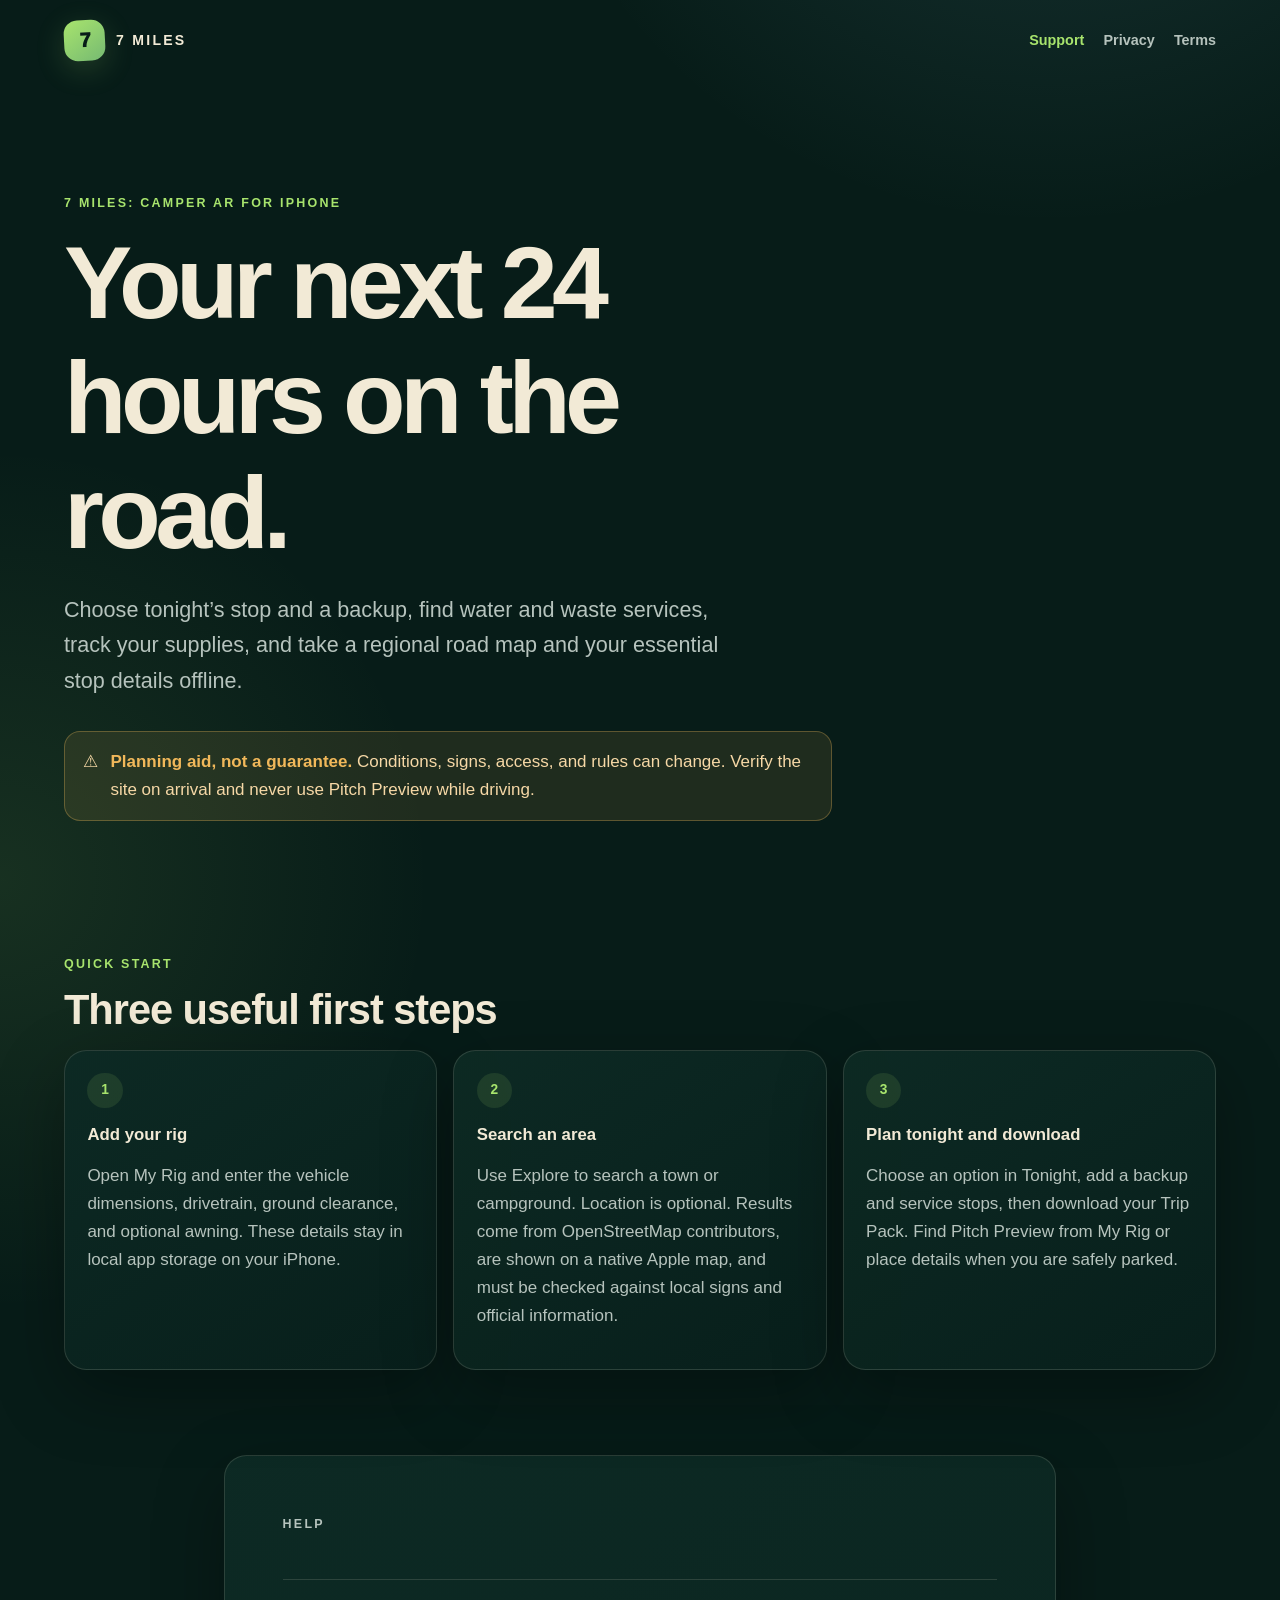
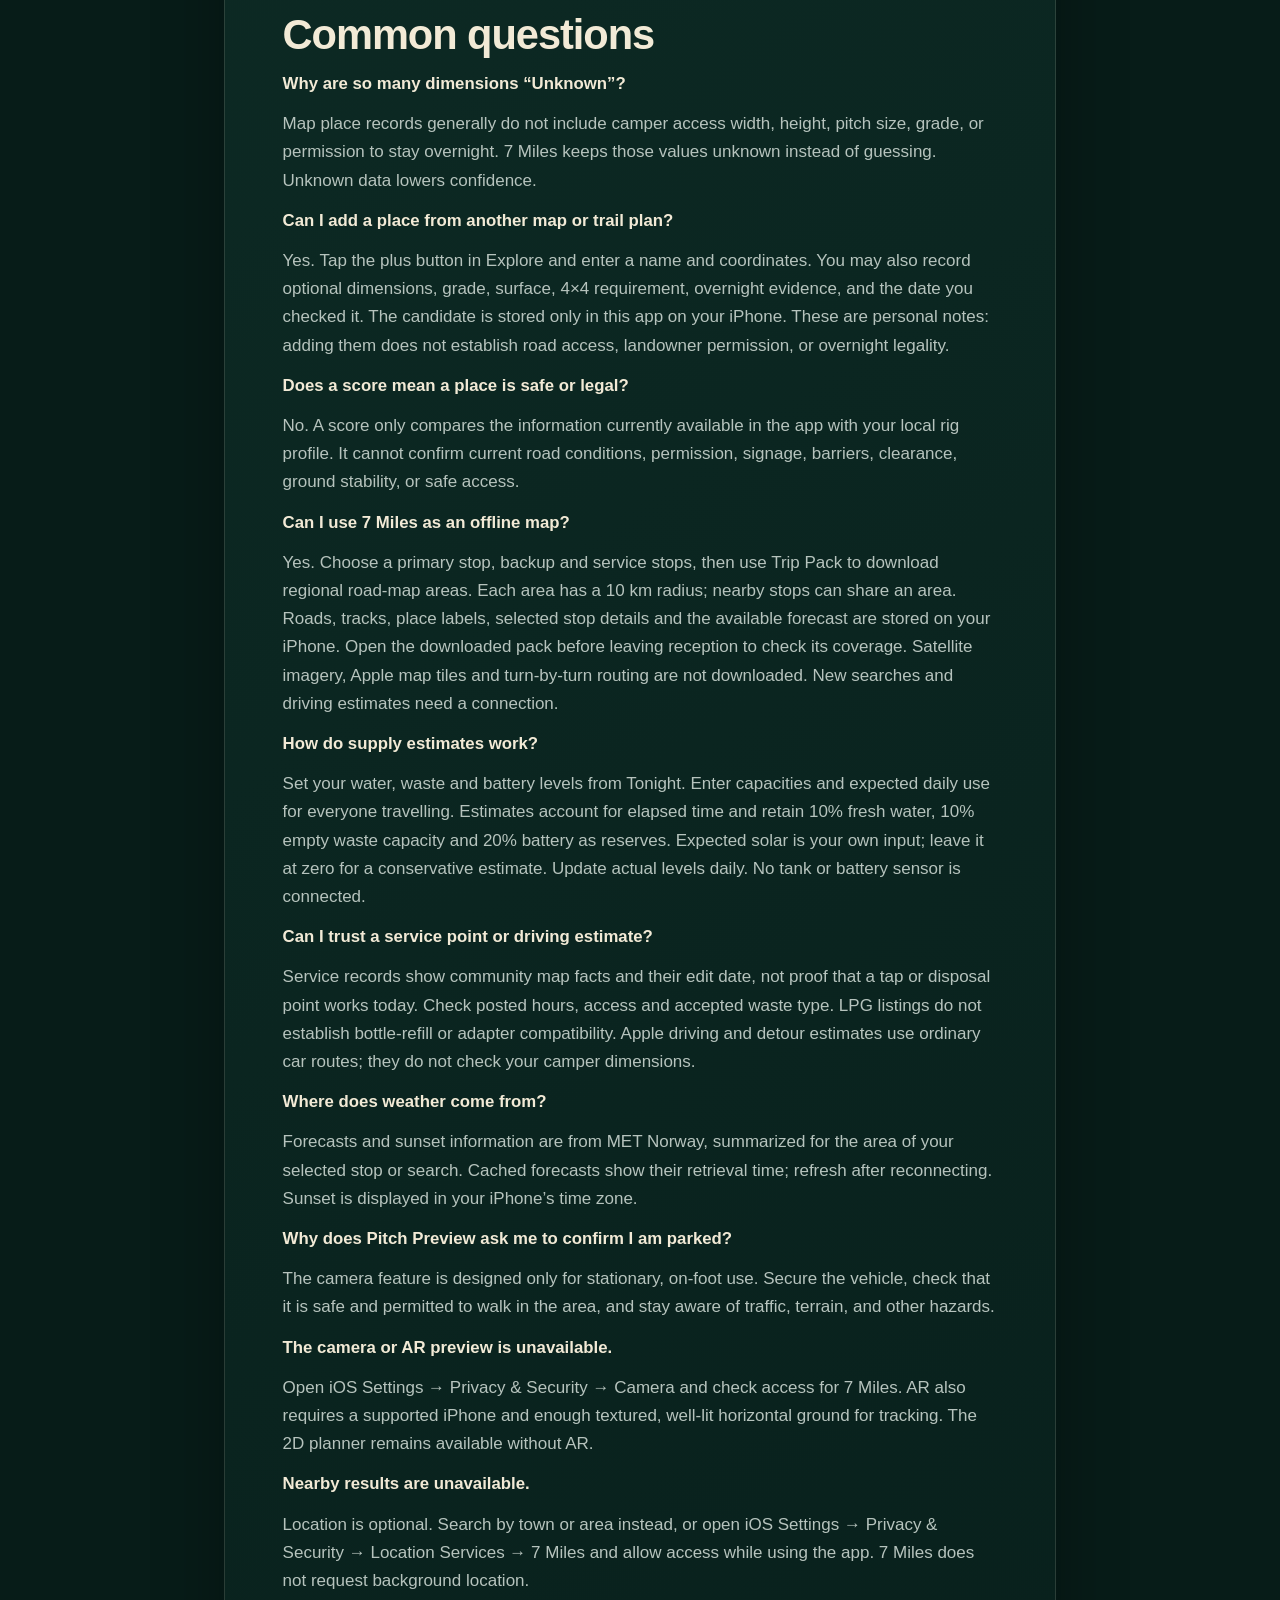
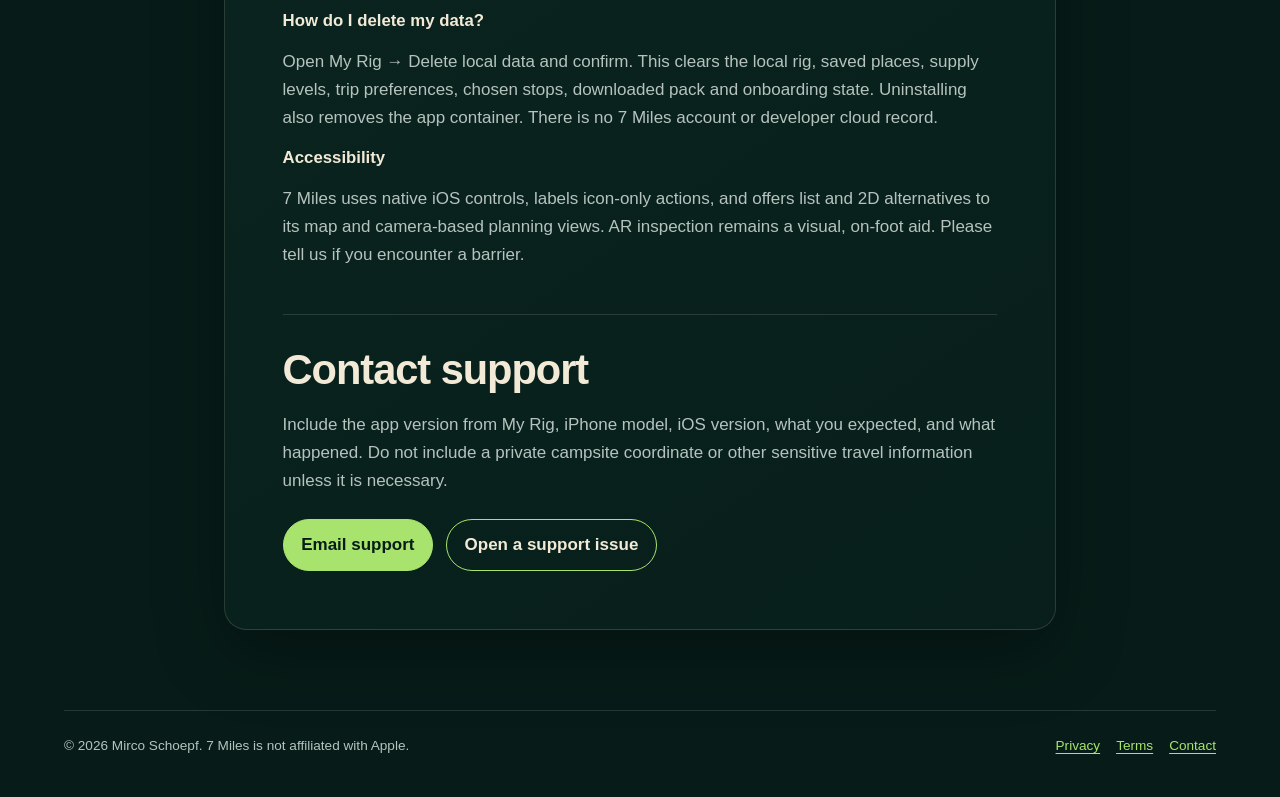
<file: index.html>
<!doctype html>
<html lang="en">
<head>
  <meta charset="utf-8">
  <meta name="viewport" content="width=device-width, initial-scale=1">
  <meta name="description" content="Support for 7 Miles: Camper AR, a private camper pitch-planning companion for iPhone.">
  <meta name="theme-color" content="#071c18">
  <title>7 Miles Support</title>
  <link rel="stylesheet" href="styles.css">
</head>
<body>
  <a class="skip-link" href="#content">Skip to content</a>
  <header class="site-header">
    <a class="brand" href="./" aria-label="7 Miles support home">
      <span class="mark" aria-hidden="true">7</span>
      <span>7 MILES</span>
    </a>
    <nav aria-label="Primary">
      <ul>
        <li><a href="./" aria-current="page">Support</a></li>
        <li><a href="privacy/">Privacy</a></li>
        <li><a href="terms/">Terms</a></li>
      </ul>
    </nav>
  </header>

  <main id="content">
    <section class="hero">
      <p class="eyebrow">7 Miles: Camper AR for iPhone</p>
      <h1>Your next 24 hours on the road.</h1>
      <p class="lede">Choose tonight’s stop and a backup, find water and waste
        services, track your supplies, and take a regional road map and your
        essential stop details offline.</p>
      <div class="notice" role="note">
        <span aria-hidden="true">⚠︎</span>
        <div><strong>Planning aid, not a guarantee.</strong> Conditions, signs,
          access, and rules can change. Verify the site on arrival and never use
          Pitch Preview while driving.</div>
      </div>
    </section>

    <section class="section" aria-labelledby="start-title">
      <p class="eyebrow">Quick start</p>
      <h2 id="start-title">Three useful first steps</h2>
      <div class="grid">
        <article class="card">
          <span class="number" aria-hidden="true">1</span>
          <h3>Add your rig</h3>
          <p>Open My Rig and enter the vehicle dimensions, drivetrain, ground
            clearance, and optional awning. These details stay in local app
            storage on your iPhone.</p>
        </article>
        <article class="card">
          <span class="number" aria-hidden="true">2</span>
          <h3>Search an area</h3>
          <p>Use Explore to search a town or campground. Location is optional.
            Results come from OpenStreetMap contributors, are shown on a native
            Apple map, and must be checked against local signs
            and official information.</p>
        </article>
        <article class="card">
          <span class="number" aria-hidden="true">3</span>
          <h3>Plan tonight and download</h3>
          <p>Choose an option in Tonight, add a backup and service stops, then
            download your Trip Pack. Find Pitch Preview from My Rig or place
            details when you are safely parked.</p>
        </article>
      </div>
    </section>

    <section class="document" aria-labelledby="help-title">
      <p class="eyebrow">Help</p>
      <h2 id="help-title">Common questions</h2>

      <h3>Why are so many dimensions “Unknown”?</h3>
      <p>Map place records generally do not include camper access width,
        height, pitch size, grade, or permission to stay overnight. 7 Miles keeps
        those values unknown instead of guessing. Unknown data lowers confidence.</p>

      <h3>Can I add a place from another map or trail plan?</h3>
      <p>Yes. Tap the plus button in Explore and enter a name and coordinates.
        You may also record optional dimensions, grade, surface, 4×4 requirement,
        overnight evidence, and the date you checked it. The candidate is stored
        only in this app on your iPhone. These are personal notes: adding them does
        not establish road access, landowner permission, or overnight legality.</p>

      <h3>Does a score mean a place is safe or legal?</h3>
      <p>No. A score only compares the information currently available in the app
        with your local rig profile. It cannot confirm current road conditions,
        permission, signage, barriers, clearance, ground stability, or safe access.</p>

      <h3>Can I use 7 Miles as an offline map?</h3>
      <p>Yes. Choose a primary stop, backup and service stops, then use Trip Pack
        to download regional road-map areas. Each area has a 10 km radius;
        nearby stops can share an area. Roads, tracks, place labels, selected
        stop details and the available forecast are stored on your iPhone.
        Open the downloaded pack before leaving reception to check its coverage.
        Satellite imagery, Apple map tiles and turn-by-turn routing are not
        downloaded. New searches and driving estimates need a connection.</p>

      <h3>How do supply estimates work?</h3>
      <p>Set your water, waste and battery levels from Tonight. Enter capacities
        and expected daily use for everyone travelling. Estimates account for
        elapsed time and retain 10% fresh water, 10% empty waste capacity and
        20% battery as reserves. Expected solar is your own input; leave it at
        zero for a conservative estimate. Update actual levels daily. No tank
        or battery sensor is connected.</p>

      <h3>Can I trust a service point or driving estimate?</h3>
      <p>Service records show community map facts and their edit date, not proof
        that a tap or disposal point works today. Check posted hours, access and
        accepted waste type. LPG listings do not establish bottle-refill or
        adapter compatibility. Apple driving and detour estimates use ordinary
        car routes; they do not check your camper dimensions.</p>

      <h3>Where does weather come from?</h3>
      <p>Forecasts and sunset information are from MET Norway, summarized for
        the area of your selected stop or search. Cached forecasts show their
        retrieval time; refresh after reconnecting. Sunset is displayed in your
        iPhone’s time zone.</p>

      <h3>Why does Pitch Preview ask me to confirm I am parked?</h3>
      <p>The camera feature is designed only for stationary, on-foot use. Secure
        the vehicle, check that it is safe and permitted to walk in the area, and
        stay aware of traffic, terrain, and other hazards.</p>

      <h3>The camera or AR preview is unavailable.</h3>
      <p>Open iOS Settings → Privacy &amp; Security → Camera and check access for
        7 Miles. AR also requires a supported iPhone and enough textured,
        well-lit horizontal ground for tracking. The 2D planner remains available
        without AR.</p>

      <h3>Nearby results are unavailable.</h3>
      <p>Location is optional. Search by town or area instead, or open iOS Settings
        → Privacy &amp; Security → Location Services → 7 Miles and allow access while
        using the app. 7 Miles does not request background location.</p>

      <h3>How do I delete my data?</h3>
      <p>Open My Rig → Delete local data and confirm. This clears the local rig,
        saved places, supply levels, trip preferences, chosen stops, downloaded
        pack and onboarding state. Uninstalling also removes the app
        container. There is no 7 Miles account or developer cloud record.</p>

      <h3>Accessibility</h3>
      <p>7 Miles uses native iOS controls, labels icon-only actions, and offers
        list and 2D alternatives to its map and camera-based planning views. AR
        inspection remains a visual, on-foot aid. Please tell us if you encounter
        a barrier.</p>

      <h2>Contact support</h2>
      <p>Include the app version from My Rig, iPhone model, iOS version, what you
        expected, and what happened. Do not include a private campsite coordinate
        or other sensitive travel information unless it is necessary.</p>
      <div class="button-row">
        <a class="button" href="mailto:socrim2026@gmail.com?subject=7%20Miles%20Support">Email support</a>
        <a class="button secondary" href="https://github.com/socrim2026-ops/7-miles-support/issues/new">Open a support issue</a>
      </div>
    </section>
  </main>

  <footer class="site-footer">
    <p>© 2026 Mirco Schoepf. 7 Miles is not affiliated with Apple.</p>
    <div>
      <a href="privacy/">Privacy</a>
      <a href="terms/">Terms</a>
      <a href="mailto:socrim2026@gmail.com?subject=7%20Miles%20Support">Contact</a>
    </div>
  </footer>
</body>
</html>
</file>
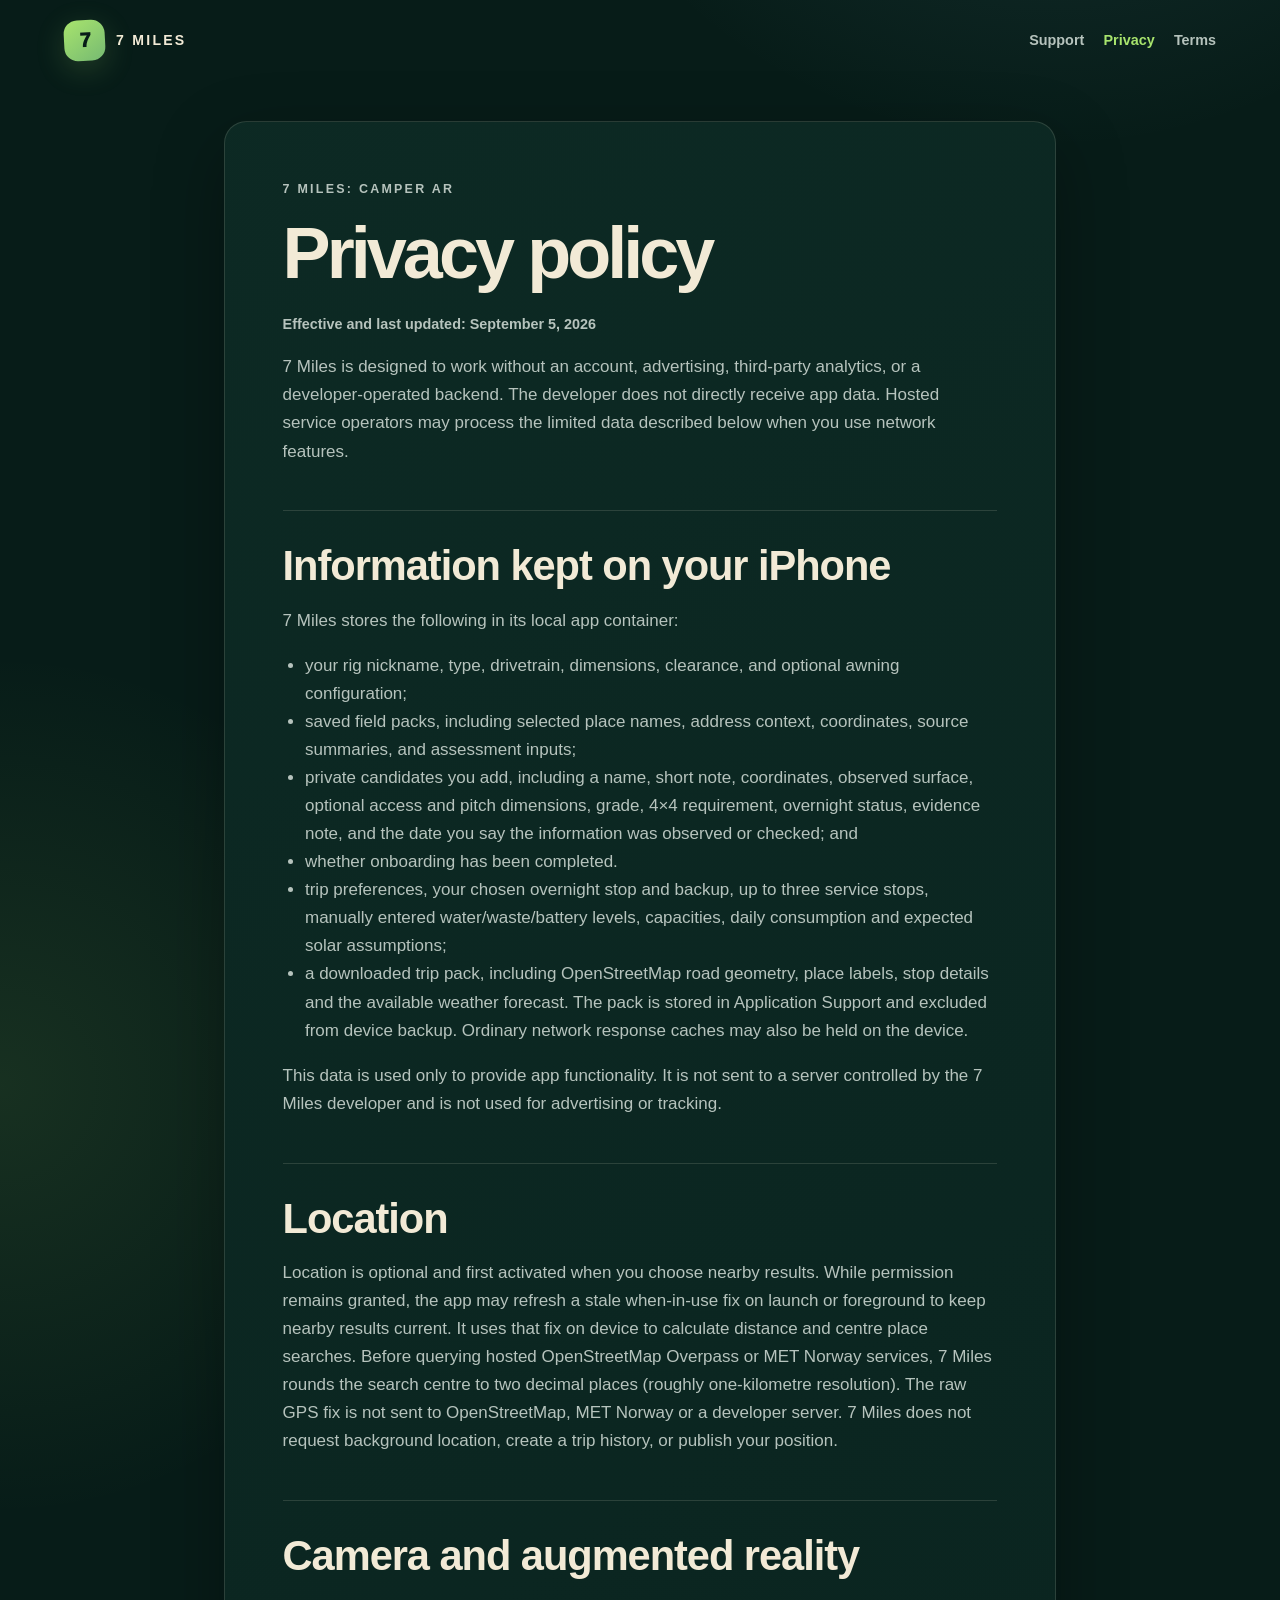
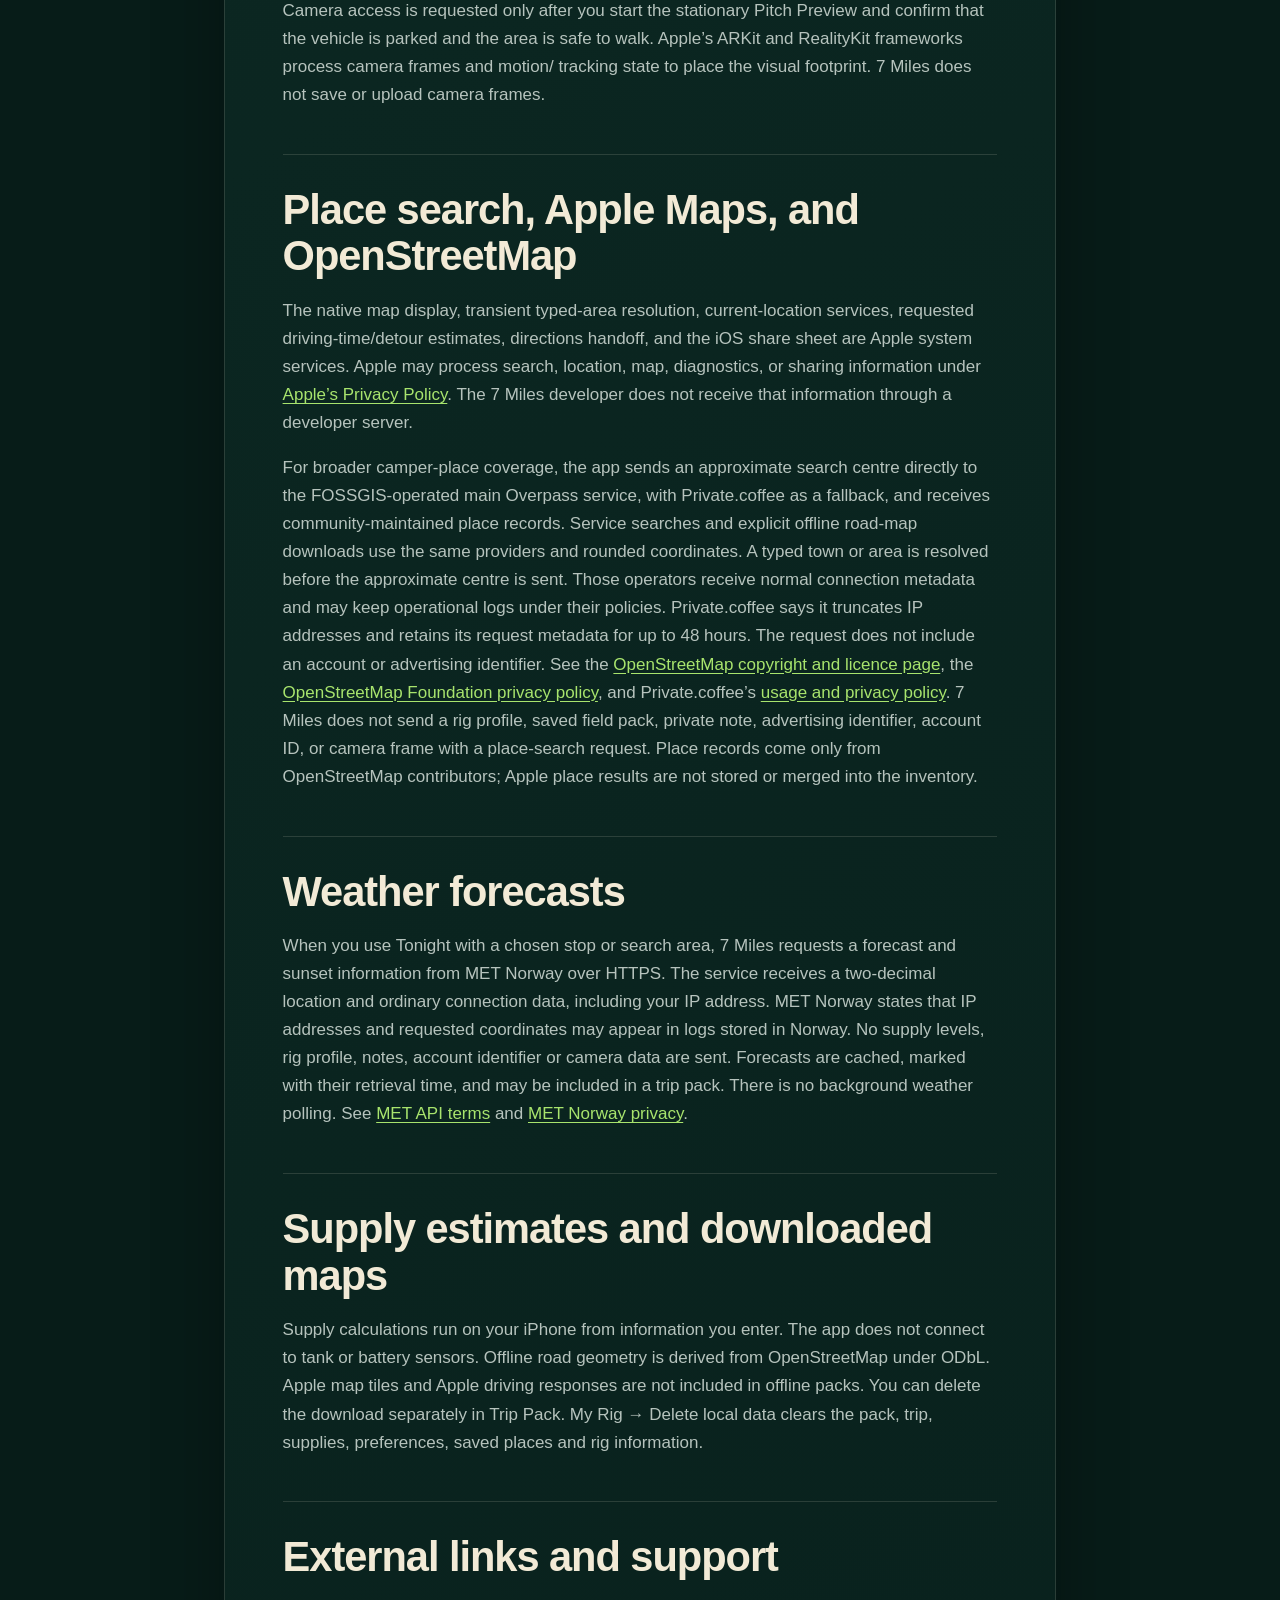
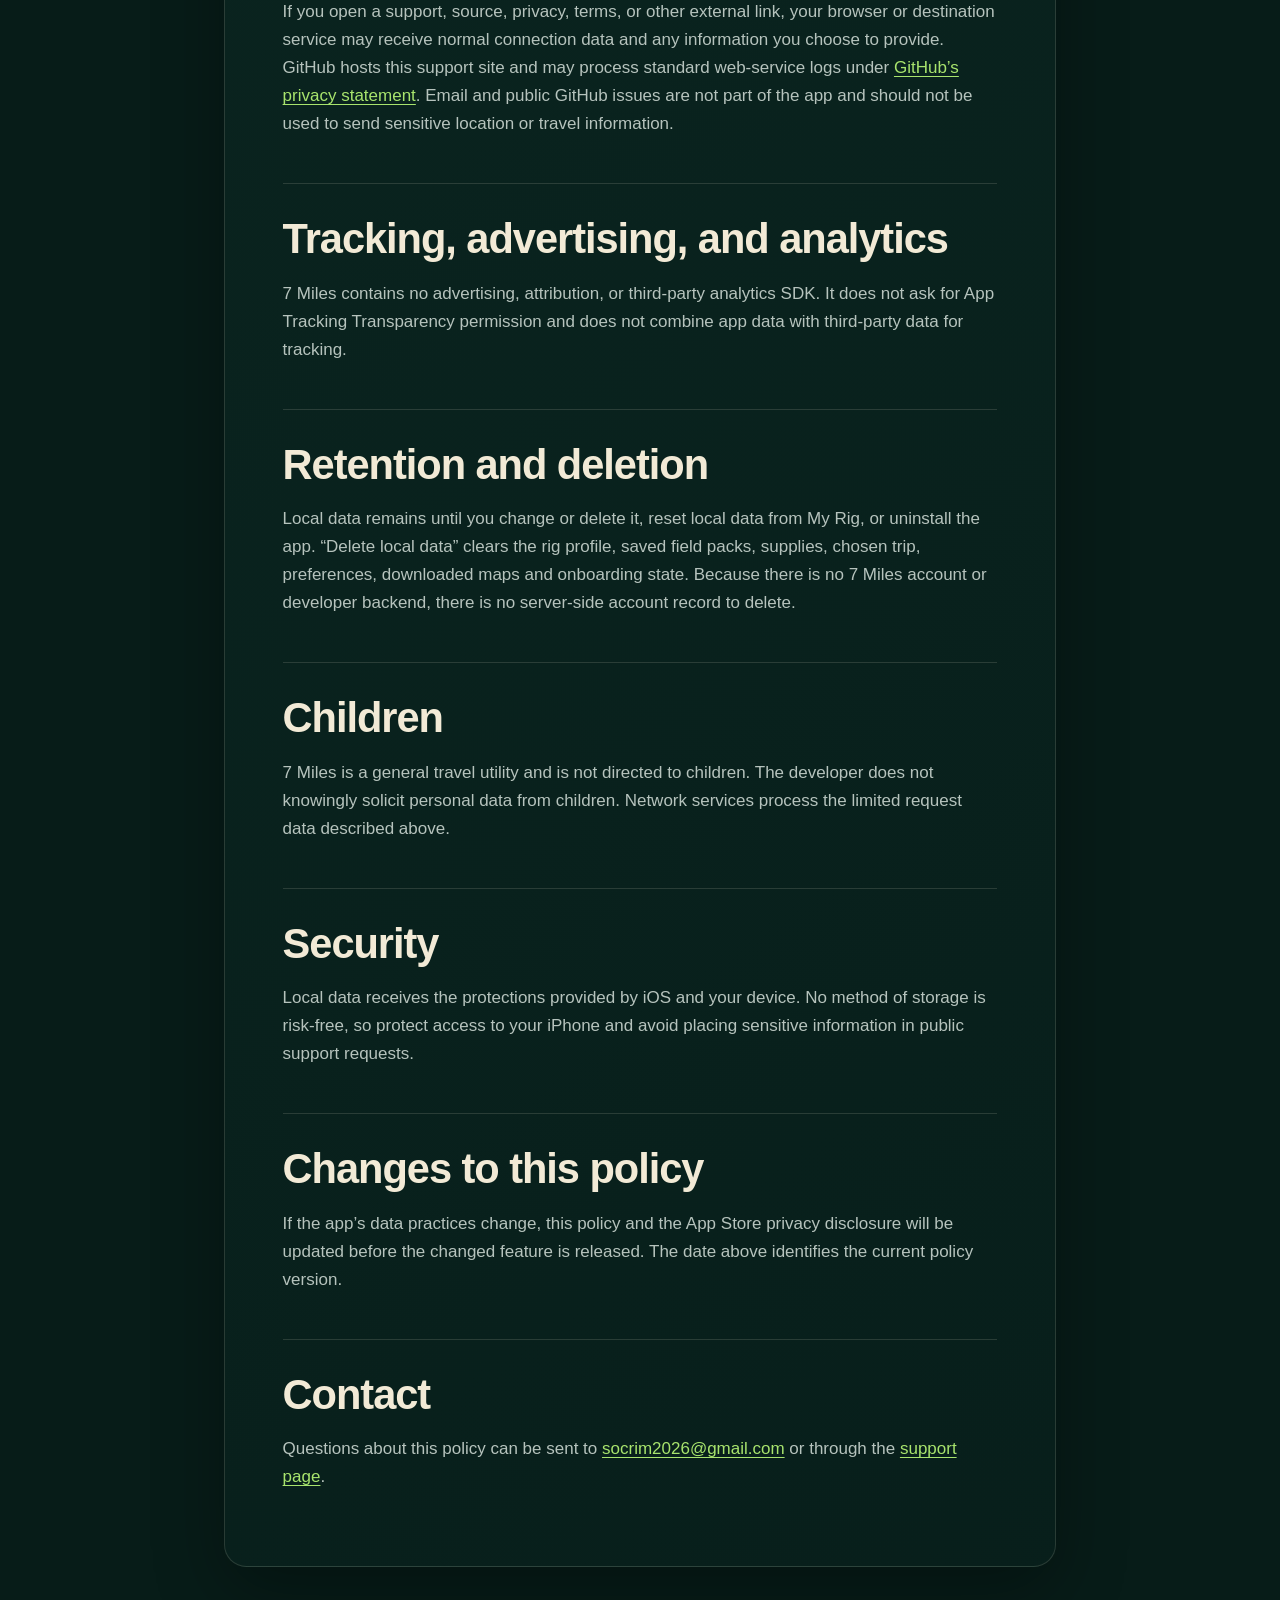
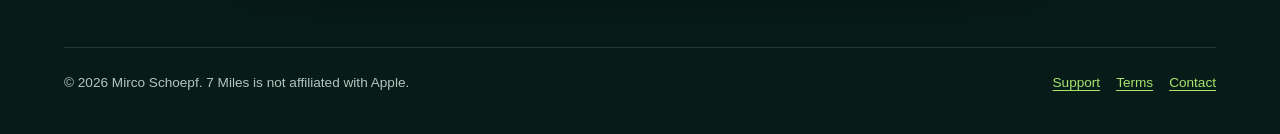
<file: privacy/index.html>
<!doctype html>
<html lang="en">
<head>
  <meta charset="utf-8">
  <meta name="viewport" content="width=device-width, initial-scale=1">
  <meta name="description" content="Privacy policy for 7 Miles: Camper AR.">
  <meta name="theme-color" content="#071c18">
  <title>Privacy Policy — 7 Miles</title>
  <link rel="stylesheet" href="../styles.css">
</head>
<body>
  <a class="skip-link" href="#content">Skip to content</a>
  <header class="site-header">
    <a class="brand" href="../" aria-label="7 Miles support home">
      <span class="mark" aria-hidden="true">7</span>
      <span>7 MILES</span>
    </a>
    <nav aria-label="Primary">
      <ul>
        <li><a href="../">Support</a></li>
        <li><a href="./" aria-current="page">Privacy</a></li>
        <li><a href="../terms/">Terms</a></li>
      </ul>
    </nav>
  </header>

  <main id="content" class="document">
    <p class="eyebrow">7 Miles: Camper AR</p>
    <h1>Privacy policy</h1>
    <p class="meta">Effective and last updated: September 5, 2026</p>
    <p>7 Miles is designed to work without an account, advertising, third-party
      analytics, or a developer-operated backend. The developer does not directly
      receive app data. Hosted service operators may process the limited data
      described below when you use network features.</p>

    <h2>Information kept on your iPhone</h2>
    <p>7 Miles stores the following in its local app container:</p>
    <ul>
      <li>your rig nickname, type, drivetrain, dimensions, clearance, and optional
        awning configuration;</li>
      <li>saved field packs, including selected place names, address context,
        coordinates, source summaries, and assessment inputs;</li>
      <li>private candidates you add, including a name, short note, coordinates,
        observed surface, optional access and pitch dimensions, grade, 4×4
        requirement, overnight status, evidence note, and the date you say the
        information was observed or checked; and</li>
      <li>whether onboarding has been completed.</li>
      <li>trip preferences, your chosen overnight stop and backup, up to three
        service stops, manually entered water/waste/battery levels, capacities,
        daily consumption and expected solar assumptions;</li>
      <li>a downloaded trip pack, including OpenStreetMap road geometry, place
        labels, stop details and the available weather forecast. The pack is
        stored in Application Support and excluded from device backup. Ordinary
        network response caches may also be held on the device.</li>
    </ul>
    <p>This data is used only to provide app functionality. It is not sent to a
      server controlled by the 7 Miles developer and is not used for advertising
      or tracking.</p>

    <h2>Location</h2>
    <p>Location is optional and first activated when you choose nearby results.
      While permission remains granted, the app may refresh a stale when-in-use
      fix on launch or foreground to keep nearby results current. It uses
      that fix on device to calculate distance and centre place searches. Before
      querying hosted OpenStreetMap Overpass or MET Norway services, 7 Miles rounds the search
      centre to two decimal places (roughly one-kilometre resolution). The raw
      GPS fix is not sent to OpenStreetMap, MET Norway or a developer server. 7 Miles does
      not request background location, create a trip history, or publish your
      position.</p>

    <h2>Camera and augmented reality</h2>
    <p>Camera access is requested only after you start the stationary Pitch
      Preview and confirm that the vehicle is parked and the area is safe to walk.
      Apple’s ARKit and RealityKit frameworks process camera frames and motion/
      tracking state to place the visual footprint. 7 Miles does not save or
      upload camera frames.</p>

    <h2>Place search, Apple Maps, and OpenStreetMap</h2>
    <p>The native map display, transient typed-area resolution,
      current-location services, requested driving-time/detour estimates,
      directions handoff, and the iOS share sheet are
      Apple system services. Apple may process search,
      location, map, diagnostics, or sharing information under
      <a href="https://www.apple.com/legal/privacy/">Apple’s Privacy Policy</a>.
      The 7 Miles developer does not receive that information through a developer
      server.</p>
    <p>For broader camper-place coverage, the app sends an approximate search
      centre directly to the FOSSGIS-operated main Overpass service, with
      Private.coffee as a fallback, and receives community-maintained place
      records. Service searches and explicit offline road-map downloads use the
      same providers and rounded coordinates. A typed town or area is resolved before the approximate centre is
      sent. Those operators receive normal connection metadata and may keep
      operational logs under their policies. Private.coffee says it truncates IP
      addresses and retains its request metadata for up to 48 hours. The request
      does not include an account or advertising identifier.
      See the <a href="https://www.openstreetmap.org/copyright">OpenStreetMap
      copyright and licence page</a>, the
      <a href="https://osmfoundation.org/wiki/Privacy_Policy">OpenStreetMap
      Foundation privacy policy</a>, and Private.coffee’s
      <a href="https://overpass.private.coffee/">usage and privacy policy</a>.
      7 Miles does not send a rig profile, saved
      field pack, private note, advertising identifier, account ID, or camera
      frame with a place-search request. Place records come only from
      OpenStreetMap contributors; Apple place results are not stored or merged
      into the inventory.</p>

    <h2>Weather forecasts</h2>
    <p>When you use Tonight with a chosen stop or search area, 7 Miles requests
      a forecast and sunset information from MET Norway over HTTPS. The service
      receives a two-decimal location and ordinary connection data, including
      your IP address. MET Norway states that IP addresses and requested
      coordinates may appear in logs stored in Norway. No supply levels, rig
      profile, notes, account identifier or camera data are sent. Forecasts are
      cached, marked with their retrieval time, and may be included in a trip
      pack. There is no background weather polling. See
      <a href="https://docs.api.met.no/doc/TermsOfService">MET API terms</a> and
      <a href="https://www.met.no/en/About-us/privacy">MET Norway privacy</a>.</p>

    <h2>Supply estimates and downloaded maps</h2>
    <p>Supply calculations run on your iPhone from information you enter. The app
      does not connect to tank or battery sensors. Offline road geometry is
      derived from OpenStreetMap under ODbL. Apple map tiles and Apple driving
      responses are not included in offline packs. You can delete the download
      separately in Trip Pack. My Rig → Delete local data clears the pack, trip,
      supplies, preferences, saved places and rig information.</p>

    <h2>External links and support</h2>
    <p>If you open a support, source, privacy, terms, or other external link, your
      browser or destination service may receive normal connection data and any
      information you choose to provide. GitHub hosts this support site and may
      process standard web-service logs under
      <a href="https://docs.github.com/en/site-policy/privacy-policies/github-general-privacy-statement">GitHub’s privacy statement</a>.
      Email and public GitHub issues are not part of the app and should not be used
      to send sensitive location or travel information.</p>

    <h2>Tracking, advertising, and analytics</h2>
    <p>7 Miles contains no advertising, attribution, or third-party analytics SDK.
      It does not ask for App Tracking Transparency permission and does not combine
      app data with third-party data for tracking.</p>

    <h2>Retention and deletion</h2>
    <p>Local data remains until you change or delete it, reset local data from My
      Rig, or uninstall the app. “Delete local data” clears the rig profile, saved
      field packs, supplies, chosen trip, preferences, downloaded maps and
      onboarding state. Because there is no 7 Miles account or
      developer backend, there is no server-side account record to delete.</p>

    <h2>Children</h2>
    <p>7 Miles is a general travel utility and is not directed to children. The
      developer does not knowingly solicit personal data from children. Network
      services process the limited request data described above.</p>

    <h2>Security</h2>
    <p>Local data receives the protections provided by iOS and your device. No
      method of storage is risk-free, so protect access to your iPhone and avoid
      placing sensitive information in public support requests.</p>

    <h2>Changes to this policy</h2>
    <p>If the app’s data practices change, this policy and the App Store privacy
      disclosure will be updated before the changed feature is released. The date
      above identifies the current policy version.</p>

    <h2>Contact</h2>
    <p>Questions about this policy can be sent to
      <a href="mailto:socrim2026@gmail.com?subject=7%20Miles%20Privacy">socrim2026@gmail.com</a>
      or through the <a href="../">support page</a>.</p>
  </main>

  <footer class="site-footer">
    <p>© 2026 Mirco Schoepf. 7 Miles is not affiliated with Apple.</p>
    <div>
      <a href="../">Support</a>
      <a href="../terms/">Terms</a>
      <a href="mailto:socrim2026@gmail.com?subject=7%20Miles%20Privacy">Contact</a>
    </div>
  </footer>
</body>
</html>
</file>
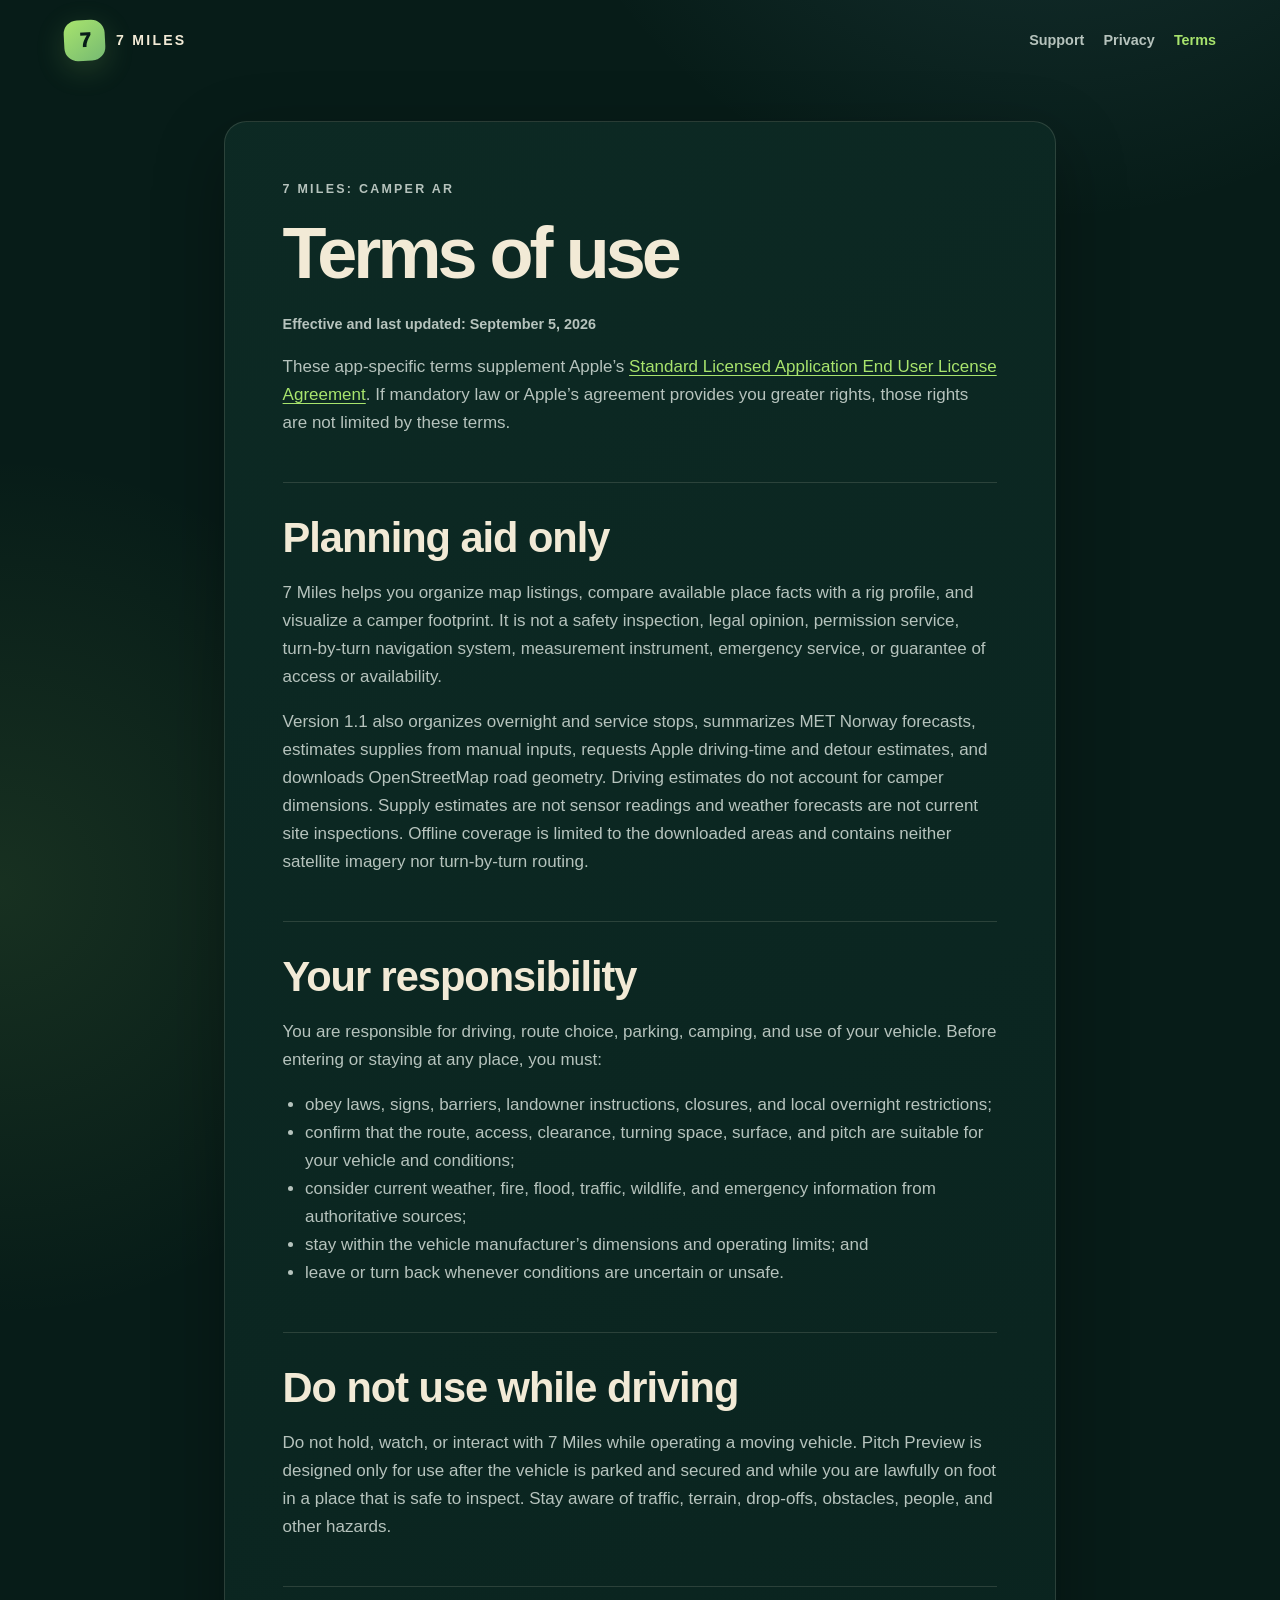
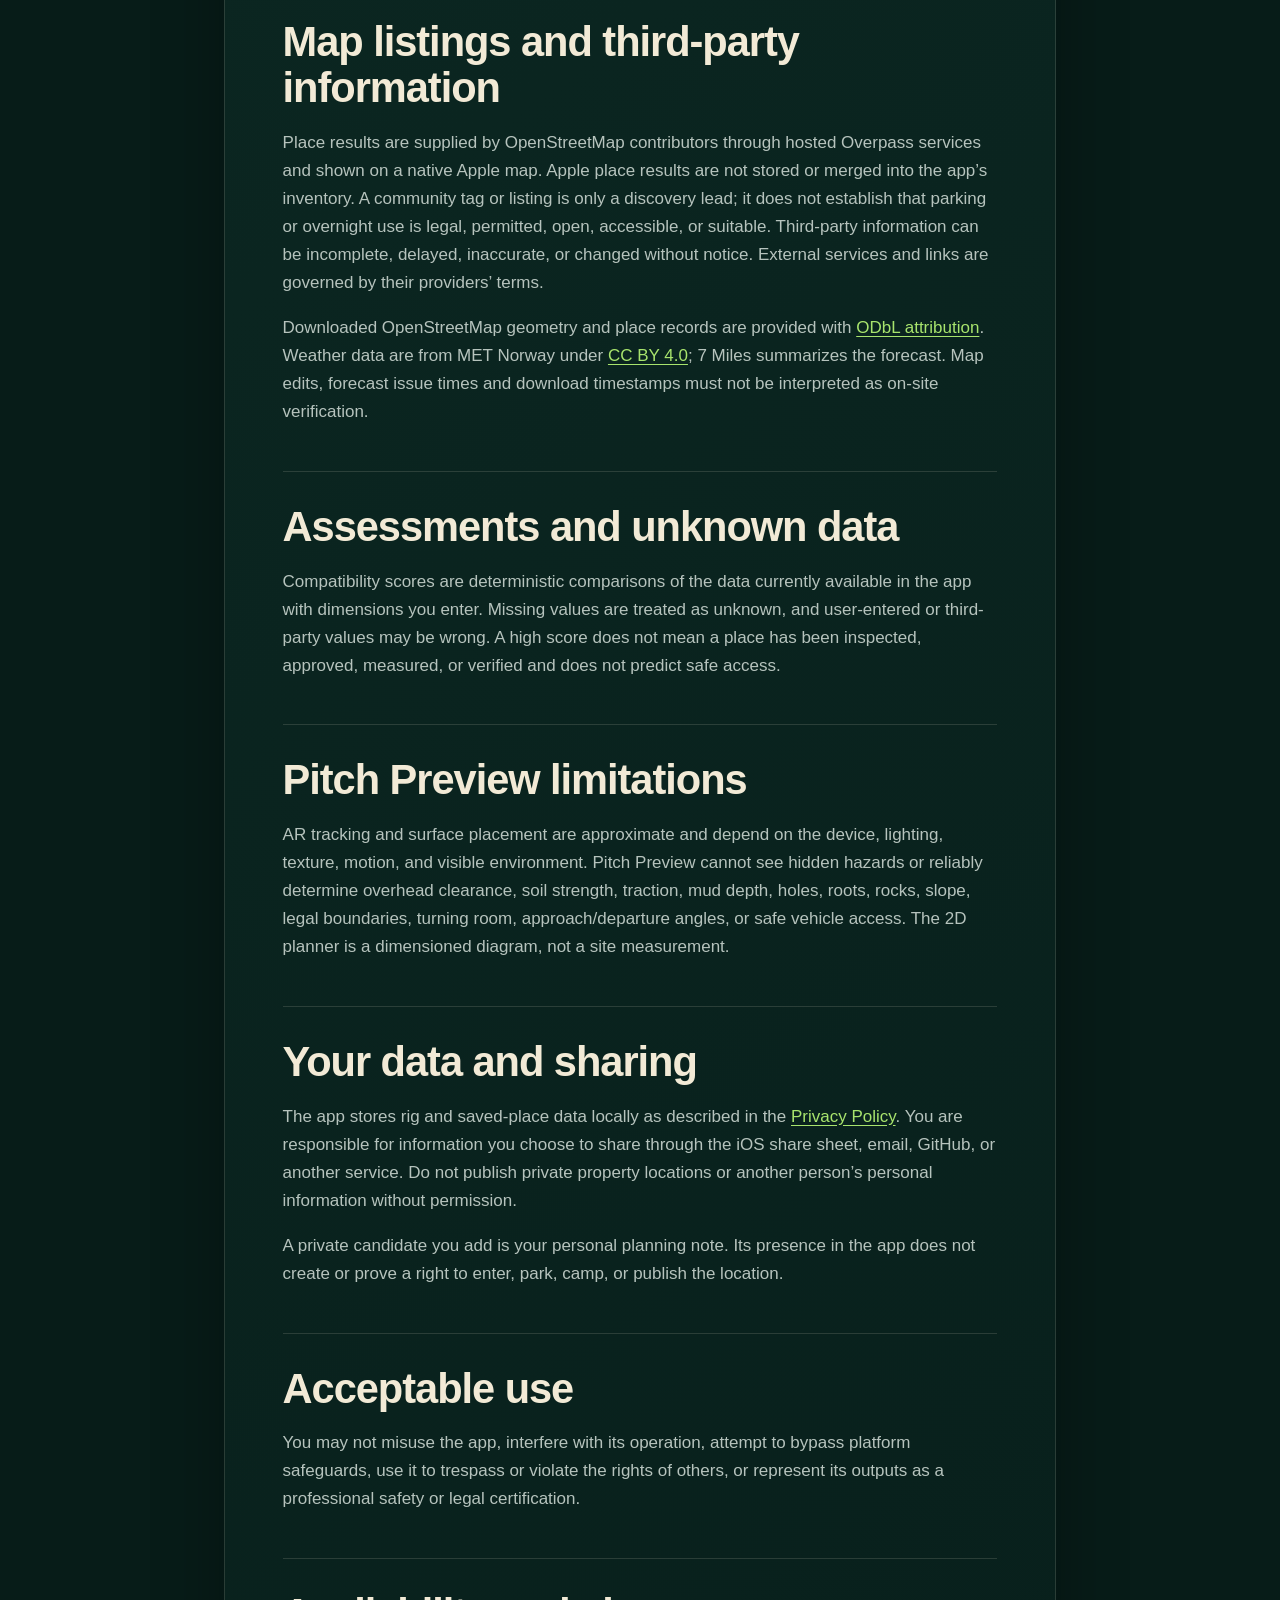
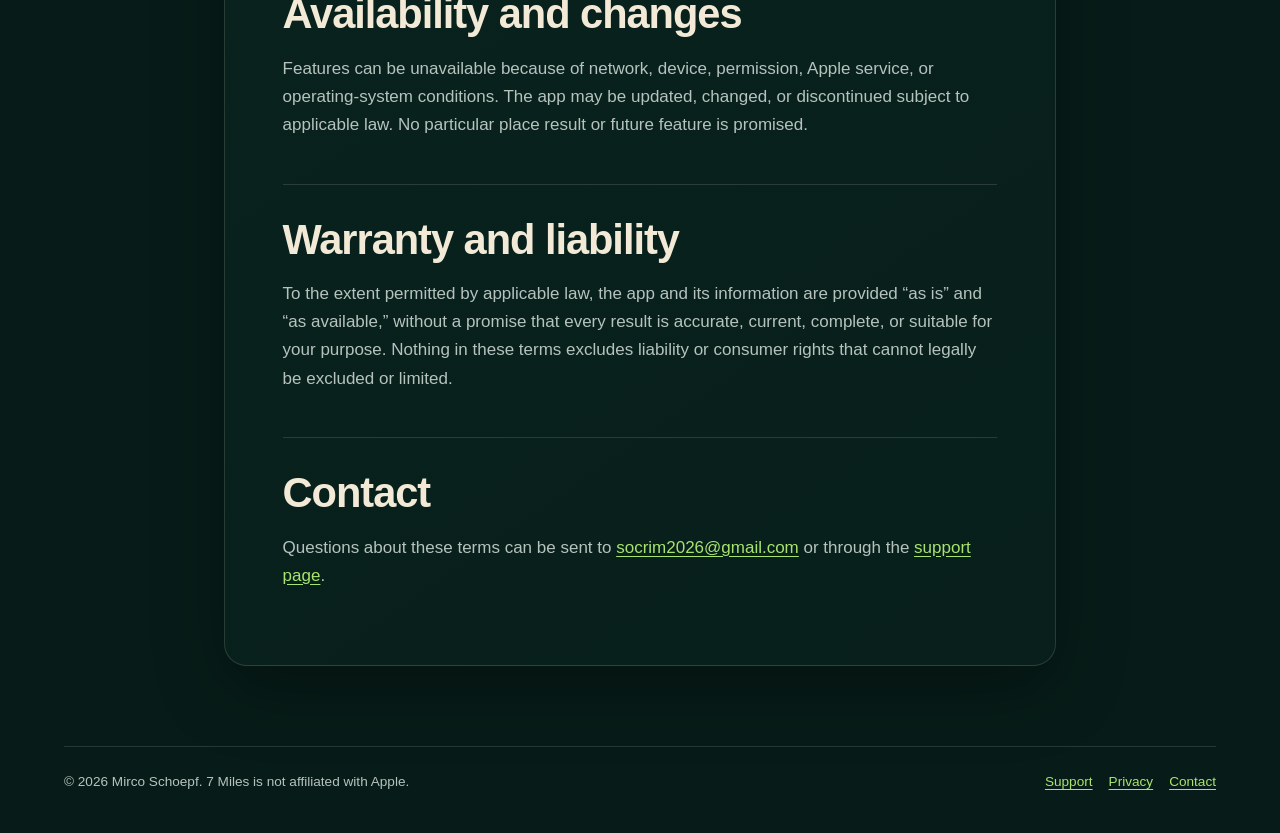
<file: terms/index.html>
<!doctype html>
<html lang="en">
<head>
  <meta charset="utf-8">
  <meta name="viewport" content="width=device-width, initial-scale=1">
  <meta name="description" content="Terms of use for 7 Miles: Camper AR.">
  <meta name="theme-color" content="#071c18">
  <title>Terms of Use — 7 Miles</title>
  <link rel="stylesheet" href="../styles.css">
</head>
<body>
  <a class="skip-link" href="#content">Skip to content</a>
  <header class="site-header">
    <a class="brand" href="../" aria-label="7 Miles support home">
      <span class="mark" aria-hidden="true">7</span>
      <span>7 MILES</span>
    </a>
    <nav aria-label="Primary">
      <ul>
        <li><a href="../">Support</a></li>
        <li><a href="../privacy/">Privacy</a></li>
        <li><a href="./" aria-current="page">Terms</a></li>
      </ul>
    </nav>
  </header>

  <main id="content" class="document">
    <p class="eyebrow">7 Miles: Camper AR</p>
    <h1>Terms of use</h1>
    <p class="meta">Effective and last updated: September 5, 2026</p>
    <p>These app-specific terms supplement Apple’s
      <a href="https://www.apple.com/legal/internet-services/itunes/dev/stdeula/">Standard Licensed Application End User License Agreement</a>.
      If mandatory law or Apple’s agreement provides you greater rights, those
      rights are not limited by these terms.</p>

    <h2>Planning aid only</h2>
    <p>7 Miles helps you organize map listings, compare available place facts with
      a rig profile, and visualize a camper footprint. It is not a safety
      inspection, legal opinion, permission service, turn-by-turn navigation
      system, measurement instrument, emergency service, or
      guarantee of access or availability.</p>

    <p>Version 1.1 also organizes overnight and service stops, summarizes
      MET Norway forecasts, estimates supplies from manual inputs, requests
      Apple driving-time and detour estimates, and downloads OpenStreetMap road
      geometry. Driving estimates do not account for camper dimensions. Supply
      estimates are not sensor readings and weather forecasts are not current
      site inspections. Offline coverage is limited to the downloaded areas and
      contains neither satellite imagery nor turn-by-turn routing.</p>

    <h2>Your responsibility</h2>
    <p>You are responsible for driving, route choice, parking, camping, and use of
      your vehicle. Before entering or staying at any place, you must:</p>
    <ul>
      <li>obey laws, signs, barriers, landowner instructions, closures, and local
        overnight restrictions;</li>
      <li>confirm that the route, access, clearance, turning space, surface, and
        pitch are suitable for your vehicle and conditions;</li>
      <li>consider current weather, fire, flood, traffic, wildlife, and emergency
        information from authoritative sources;</li>
      <li>stay within the vehicle manufacturer’s dimensions and operating limits;
        and</li>
      <li>leave or turn back whenever conditions are uncertain or unsafe.</li>
    </ul>

    <h2>Do not use while driving</h2>
    <p>Do not hold, watch, or interact with 7 Miles while operating a moving
      vehicle. Pitch Preview is designed only for use after the vehicle is parked
      and secured and while you are lawfully on foot in a place that is safe to
      inspect. Stay aware of traffic, terrain, drop-offs, obstacles, people, and
      other hazards.</p>

    <h2>Map listings and third-party information</h2>
    <p>Place results are supplied by OpenStreetMap contributors through hosted
      Overpass services and shown on a native Apple map. Apple place results are
      not stored or merged into the app’s inventory. A community tag or listing
      is only a discovery lead; it does not establish that parking or overnight
      use is legal, permitted, open, accessible, or suitable. Third-party
      information can be incomplete, delayed, inaccurate, or changed without
      notice. External services and links are governed by their providers’ terms.</p>
    <p>Downloaded OpenStreetMap geometry and place records are provided with
      <a href="https://www.openstreetmap.org/copyright">ODbL attribution</a>.
      Weather data are from MET Norway under
      <a href="https://creativecommons.org/licenses/by/4.0/">CC BY 4.0</a>;
      7 Miles summarizes the forecast. Map edits, forecast issue times and
      download timestamps must not be interpreted as on-site verification.</p>

    <h2>Assessments and unknown data</h2>
    <p>Compatibility scores are deterministic comparisons of the data currently
      available in the app with dimensions you enter. Missing values are treated
      as unknown, and user-entered or third-party values may be wrong. A high
      score does not mean a place has been inspected, approved, measured, or
      verified and does not predict safe access.</p>

    <h2>Pitch Preview limitations</h2>
    <p>AR tracking and surface placement are approximate and depend on the device,
      lighting, texture, motion, and visible environment. Pitch Preview cannot see
      hidden hazards or reliably determine overhead clearance, soil strength,
      traction, mud depth, holes, roots, rocks, slope, legal boundaries, turning
      room, approach/departure angles, or safe vehicle access. The 2D planner is a
      dimensioned diagram, not a site measurement.</p>

    <h2>Your data and sharing</h2>
    <p>The app stores rig and saved-place data locally as described in the
      <a href="../privacy/">Privacy Policy</a>. You are responsible for information
      you choose to share through the iOS share sheet, email, GitHub, or another
      service. Do not publish private property locations or another person’s
      personal information without permission.</p>

    <p>A private candidate you add is your personal planning note. Its presence in
      the app does not create or prove a right to enter, park, camp, or publish the
      location.</p>

    <h2>Acceptable use</h2>
    <p>You may not misuse the app, interfere with its operation, attempt to bypass
      platform safeguards, use it to trespass or violate the rights of others, or
      represent its outputs as a professional safety or legal certification.</p>

    <h2>Availability and changes</h2>
    <p>Features can be unavailable because of network, device, permission, Apple
      service, or operating-system conditions. The app may be updated, changed, or
      discontinued subject to applicable law. No particular place result or
      future feature is promised.</p>

    <h2>Warranty and liability</h2>
    <p>To the extent permitted by applicable law, the app and its information are
      provided “as is” and “as available,” without a promise that every result is
      accurate, current, complete, or suitable for your purpose. Nothing in these
      terms excludes liability or consumer rights that cannot legally be excluded
      or limited.</p>

    <h2>Contact</h2>
    <p>Questions about these terms can be sent to
      <a href="mailto:socrim2026@gmail.com?subject=7%20Miles%20Terms">socrim2026@gmail.com</a>
      or through the <a href="../">support page</a>.</p>
  </main>

  <footer class="site-footer">
    <p>© 2026 Mirco Schoepf. 7 Miles is not affiliated with Apple.</p>
    <div>
      <a href="../">Support</a>
      <a href="../privacy/">Privacy</a>
      <a href="mailto:socrim2026@gmail.com?subject=7%20Miles%20Terms">Contact</a>
    </div>
  </footer>
</body>
</html>
</file>
<file: styles.css>
:root {
  color-scheme: dark;
  --pine: #071c18;
  --pine-raised: #0d2a24;
  --moss: #a8e46d;
  --sand: #f2ead6;
  --sky: #75bacd;
  --warning: #f1b85a;
  --muted: #b6c3bd;
  --line: rgba(242, 234, 214, 0.14);
  --shadow: 0 24px 70px rgba(0, 0, 0, 0.32);
}

* {
  box-sizing: border-box;
}

html {
  scroll-behavior: smooth;
}

body {
  margin: 0;
  background:
    radial-gradient(circle at 82% -8%, rgba(117, 186, 205, 0.17), transparent 34rem),
    radial-gradient(circle at 0% 22%, rgba(168, 228, 109, 0.10), transparent 27rem),
    var(--pine);
  color: var(--sand);
  font-family: ui-rounded, "SF Pro Rounded", "SF Pro Display", -apple-system,
    BlinkMacSystemFont, "Segoe UI", sans-serif;
  font-size: 17px;
  line-height: 1.65;
  min-height: 100vh;
}

a {
  color: var(--moss);
  text-underline-offset: 0.2em;
}

a:hover {
  color: var(--sand);
}

a:focus-visible,
button:focus-visible {
  outline: 3px solid var(--warning);
  outline-offset: 4px;
}

.skip-link {
  background: var(--sand);
  color: var(--pine);
  left: 1rem;
  padding: 0.7rem 1rem;
  position: fixed;
  top: -6rem;
  z-index: 20;
}

.skip-link:focus {
  top: 1rem;
}

.site-header,
main,
.site-footer {
  margin: 0 auto;
  max-width: 72rem;
  width: calc(100% - 2rem);
}

.site-header {
  align-items: center;
  display: flex;
  justify-content: space-between;
  padding: 1.25rem 0;
}

.brand {
  align-items: center;
  color: var(--sand);
  display: inline-flex;
  font-size: 0.88rem;
  font-weight: 850;
  gap: 0.7rem;
  letter-spacing: 0.16em;
  text-decoration: none;
}

.mark {
  align-items: center;
  background: linear-gradient(145deg, var(--moss), #76ba72);
  border-radius: 0.85rem;
  box-shadow: 0 8px 30px rgba(168, 228, 109, 0.18);
  color: var(--pine);
  display: inline-flex;
  font-size: 1.25rem;
  font-weight: 950;
  height: 2.55rem;
  justify-content: center;
  letter-spacing: -0.08em;
  transform: rotate(-3deg);
  width: 2.55rem;
}

nav ul {
  display: flex;
  gap: 1.2rem;
  list-style: none;
  margin: 0;
  padding: 0;
}

nav a {
  color: var(--muted);
  font-size: 0.9rem;
  font-weight: 700;
  text-decoration: none;
}

nav a[aria-current="page"] {
  color: var(--moss);
}

.hero {
  padding: clamp(3rem, 9vw, 7rem) 0 clamp(2.5rem, 7vw, 5.5rem);
}

.eyebrow {
  color: var(--moss);
  font-size: 0.78rem;
  font-weight: 850;
  letter-spacing: 0.18em;
  margin: 0 0 0.8rem;
  text-transform: uppercase;
}

h1,
h2,
h3 {
  line-height: 1.12;
  margin-top: 0;
}

h1 {
  font-size: clamp(2.7rem, 8vw, 6.7rem);
  letter-spacing: -0.055em;
  margin-bottom: 1.2rem;
  max-width: 12ch;
}

h2 {
  font-size: clamp(1.65rem, 4vw, 2.6rem);
  letter-spacing: -0.025em;
  margin-bottom: 1rem;
}

h3 {
  color: var(--sand);
  font-size: 1.05rem;
  margin-bottom: 0.4rem;
}

.lede {
  color: var(--muted);
  font-size: clamp(1.08rem, 2.4vw, 1.35rem);
  max-width: 43rem;
}

.notice {
  align-items: flex-start;
  background: rgba(241, 184, 90, 0.10);
  border: 1px solid rgba(241, 184, 90, 0.3);
  border-radius: 1rem;
  color: #f6d8a6;
  display: flex;
  gap: 0.8rem;
  margin-top: 2rem;
  max-width: 48rem;
  padding: 1rem 1.1rem;
}

.notice strong {
  color: var(--warning);
}

.grid {
  display: grid;
  gap: 1rem;
  grid-template-columns: repeat(3, minmax(0, 1fr));
}

.card,
.document {
  background: linear-gradient(145deg, rgba(13, 42, 36, 0.96), rgba(8, 31, 27, 0.96));
  border: 1px solid var(--line);
  border-radius: 1.4rem;
  box-shadow: var(--shadow);
}

.card {
  min-height: 13rem;
  padding: 1.4rem;
}

.card .number {
  align-items: center;
  background: rgba(168, 228, 109, 0.11);
  border-radius: 999px;
  color: var(--moss);
  display: inline-flex;
  font-size: 0.86rem;
  font-weight: 850;
  height: 2.2rem;
  justify-content: center;
  margin-bottom: 1.1rem;
  width: 2.2rem;
}

.card p,
.document p,
.document li {
  color: var(--muted);
}

.section {
  padding: 2.8rem 0;
}

.document {
  margin: 2.5rem auto 5rem;
  max-width: 52rem;
  padding: clamp(1.4rem, 5vw, 3.6rem);
}

.document h1 {
  font-size: clamp(2.35rem, 7vw, 4.5rem);
  max-width: none;
}

.document h2 {
  border-top: 1px solid var(--line);
  margin-top: 2.8rem;
  padding-top: 2rem;
}

.document ul,
.document ol {
  padding-left: 1.4rem;
}

.meta {
  color: var(--sky);
  font-size: 0.9rem;
  font-weight: 700;
}

.button-row {
  display: flex;
  flex-wrap: wrap;
  gap: 0.8rem;
  margin-top: 1.5rem;
}

.button {
  background: var(--moss);
  border: 1px solid var(--moss);
  border-radius: 999px;
  color: var(--pine);
  display: inline-block;
  font-weight: 850;
  padding: 0.7rem 1.1rem;
  text-decoration: none;
}

.button.secondary {
  background: transparent;
  color: var(--sand);
}

.site-footer {
  border-top: 1px solid var(--line);
  color: var(--muted);
  display: flex;
  font-size: 0.85rem;
  gap: 1rem;
  justify-content: space-between;
  padding: 1.5rem 0 2.5rem;
}

.site-footer p {
  margin: 0;
}

.site-footer div {
  display: flex;
  flex-wrap: wrap;
  gap: 1rem;
}

@media (max-width: 760px) {
  .site-header {
    align-items: flex-start;
    gap: 1rem;
  }

  nav ul {
    flex-direction: column;
    gap: 0.3rem;
    text-align: right;
  }

  .grid {
    grid-template-columns: 1fr;
  }

  .site-footer {
    flex-direction: column;
  }
}

@media (prefers-reduced-motion: reduce) {
  html {
    scroll-behavior: auto;
  }
}
</file>
